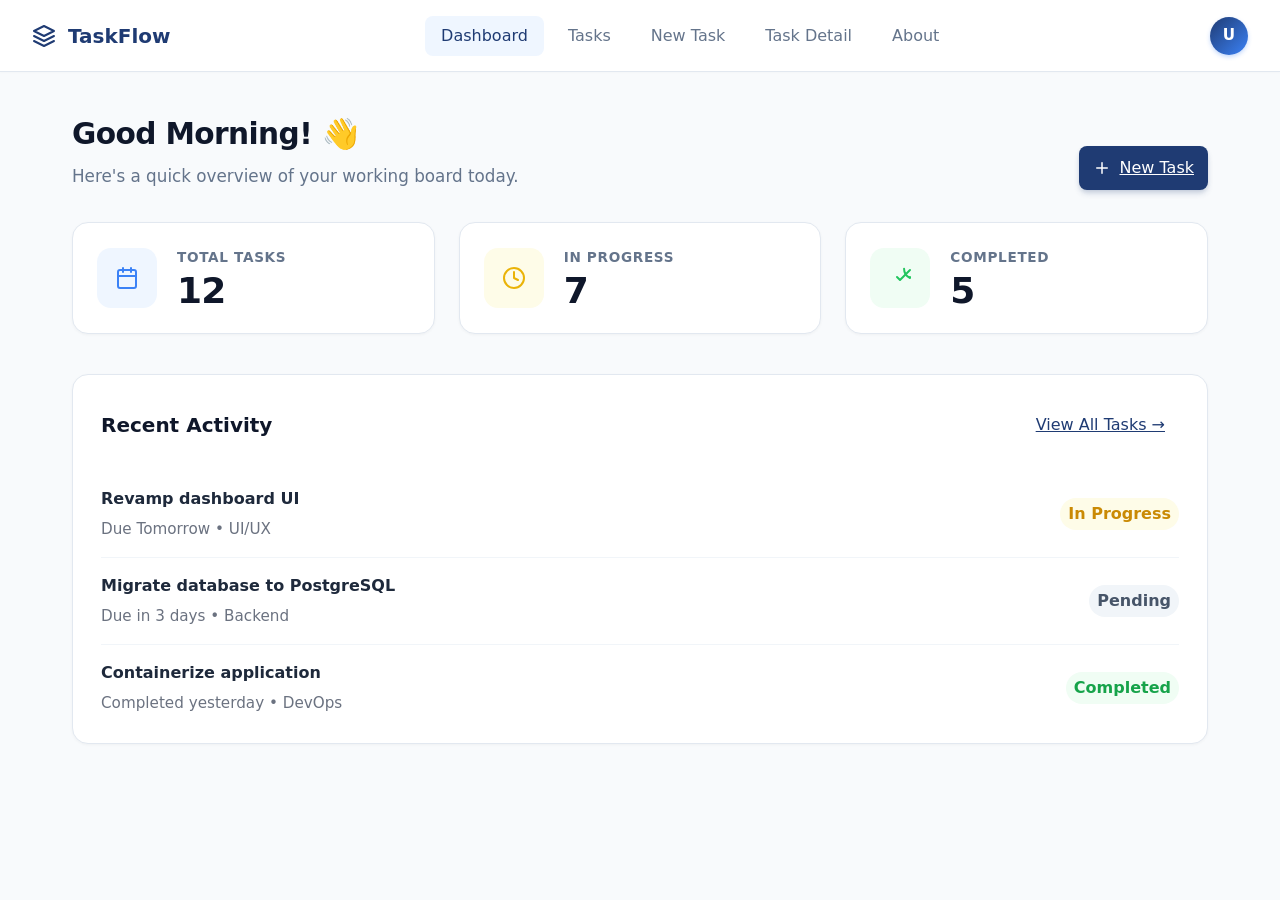
<file: index.html>
<!DOCTYPE html>
<html lang="en">

<head>
    <meta charset="UTF-8">
    <title>TaskFlow - Dashboard</title>
    <link rel="stylesheet" href="style.css">
</head>

<body class="dashboard-body">
    <nav class="top-nav">
        <div class="brand">
            <svg width="24" height="24" viewBox="0 0 24 24" fill="none" stroke="currentColor" stroke-width="2"
                stroke-linecap="round" stroke-linejoin="round">
                <path d="M12 2L2 7l10 5 10-5-10-5zM2 17l10 5 10-5M2 12l10 5 10-5" />
            </svg>
            <span>TaskFlow</span>
        </div>
        <div class="nav-links">
            <a href="index.html" class="active">Dashboard</a>
            <a href="task-list.html">Tasks</a>
            <a href="add-task.html">New Task</a>
            <a href="task-detail.html">Task Detail</a>
            <a href="about.html">About</a>
        </div>
        <div class="user-profile">
            <div class="avatar" title="User Profile">U</div>
        </div>
    </nav>

    <main class="dashboard-main">
        <header class="dashboard-header">
            <div class="header-content">
                <h1>Good Morning! 👋</h1>
                <p>Here's a quick overview of your working board today.</p>
            </div>
            <a href="add-task.html" class="btn btn-primary shadow-btn">
                <svg width="18" height="18" viewBox="0 0 24 24" fill="none" stroke="currentColor" stroke-width="2"
                    stroke-linecap="round" stroke-linejoin="round">
                    <line x1="12" y1="5" x2="12" y2="19"></line>
                    <line x1="5" y1="12" x2="19" y2="12"></line>
                </svg>
                New Task
            </a>
        </header>

        <section class="stats-grid">
            <div class="stat-card">
                <div class="stat-icon" style="background:#eff6ff; color:#3b82f6;">
                    <svg width="24" height="24" viewBox="0 0 24 24" fill="none" stroke="currentColor" stroke-width="2"
                        stroke-linecap="round" stroke-linejoin="round">
                        <rect x="3" y="4" width="18" height="18" rx="2" ry="2"></rect>
                        <line x1="16" y1="2" x2="16" y2="6"></line>
                        <line x1="8" y1="2" x2="8" y2="6"></line>
                        <line x1="3" y1="10" x2="21" y2="10"></line>
                    </svg>
                </div>
                <div class="stat-details">
                    <h3>Total Tasks</h3>
                    <div class="stat-value">12</div>
                </div>
            </div>

            <div class="stat-card">
                <div class="stat-icon" style="background:#fefce8; color:#eab308;">
                    <svg width="24" height="24" viewBox="0 0 24 24" fill="none" stroke="currentColor" stroke-width="2"
                        stroke-linecap="round" stroke-linejoin="round">
                        <circle cx="12" cy="12" r="10"></circle>
                        <polyline points="12 6 12 12 16 14"></polyline>
                    </svg>
                </div>
                <div class="stat-details">
                    <h3>In Progress</h3>
                    <div class="stat-value">7</div>
                </div>
            </div>

            <div class="stat-card">
                <div class="stat-icon" style="background:#f0fdf4; color:#22c55e;">
                    <svg width="24" height="24" viewBox="0 0 24 24" fill="none" stroke="currentColor" stroke-width="2"
                        stroke-linecap="round" stroke-linejoin="round">
                        <path d="M22 11.08V12a10 10 10 0 1-5.93-9.14"></path>
                        <polyline points="22 4 12 14.01 9 11.01"></polyline>
                    </svg>
                </div>
                <div class="stat-details">
                    <h3>Completed</h3>
                    <div class="stat-value">5</div>
                </div>
            </div>
        </section>

        <section class="recent-activity">
            <div class="section-header">
                <h2>Recent Activity</h2>
                <a href="task-list.html" class="btn btn-ghost">View All Tasks &rarr;</a>
            </div>
            <div class="activity-list">
                <div class="activity-item">
                    <div class="activity-info">
                        <h4>Revamp dashboard UI</h4>
                        <span class="muted">Due Tomorrow &bull; UI/UX</span>
                    </div>
                    <span class="badge in-progress-badge">In Progress</span>
                </div>
                <div class="activity-item">
                    <div class="activity-info">
                        <h4>Migrate database to PostgreSQL</h4>
                        <span class="muted">Due in 3 days &bull; Backend</span>
                    </div>
                    <span class="badge pending-badge">Pending</span>
                </div>
                <div class="activity-item">
                    <div class="activity-info">
                        <h4>Containerize application</h4>
                        <span class="muted">Completed yesterday &bull; DevOps</span>
                    </div>
                    <span class="badge completed-badge">Completed</span>
                </div>
            </div>
        </section>
    </main>
</body>

</html>
</file>
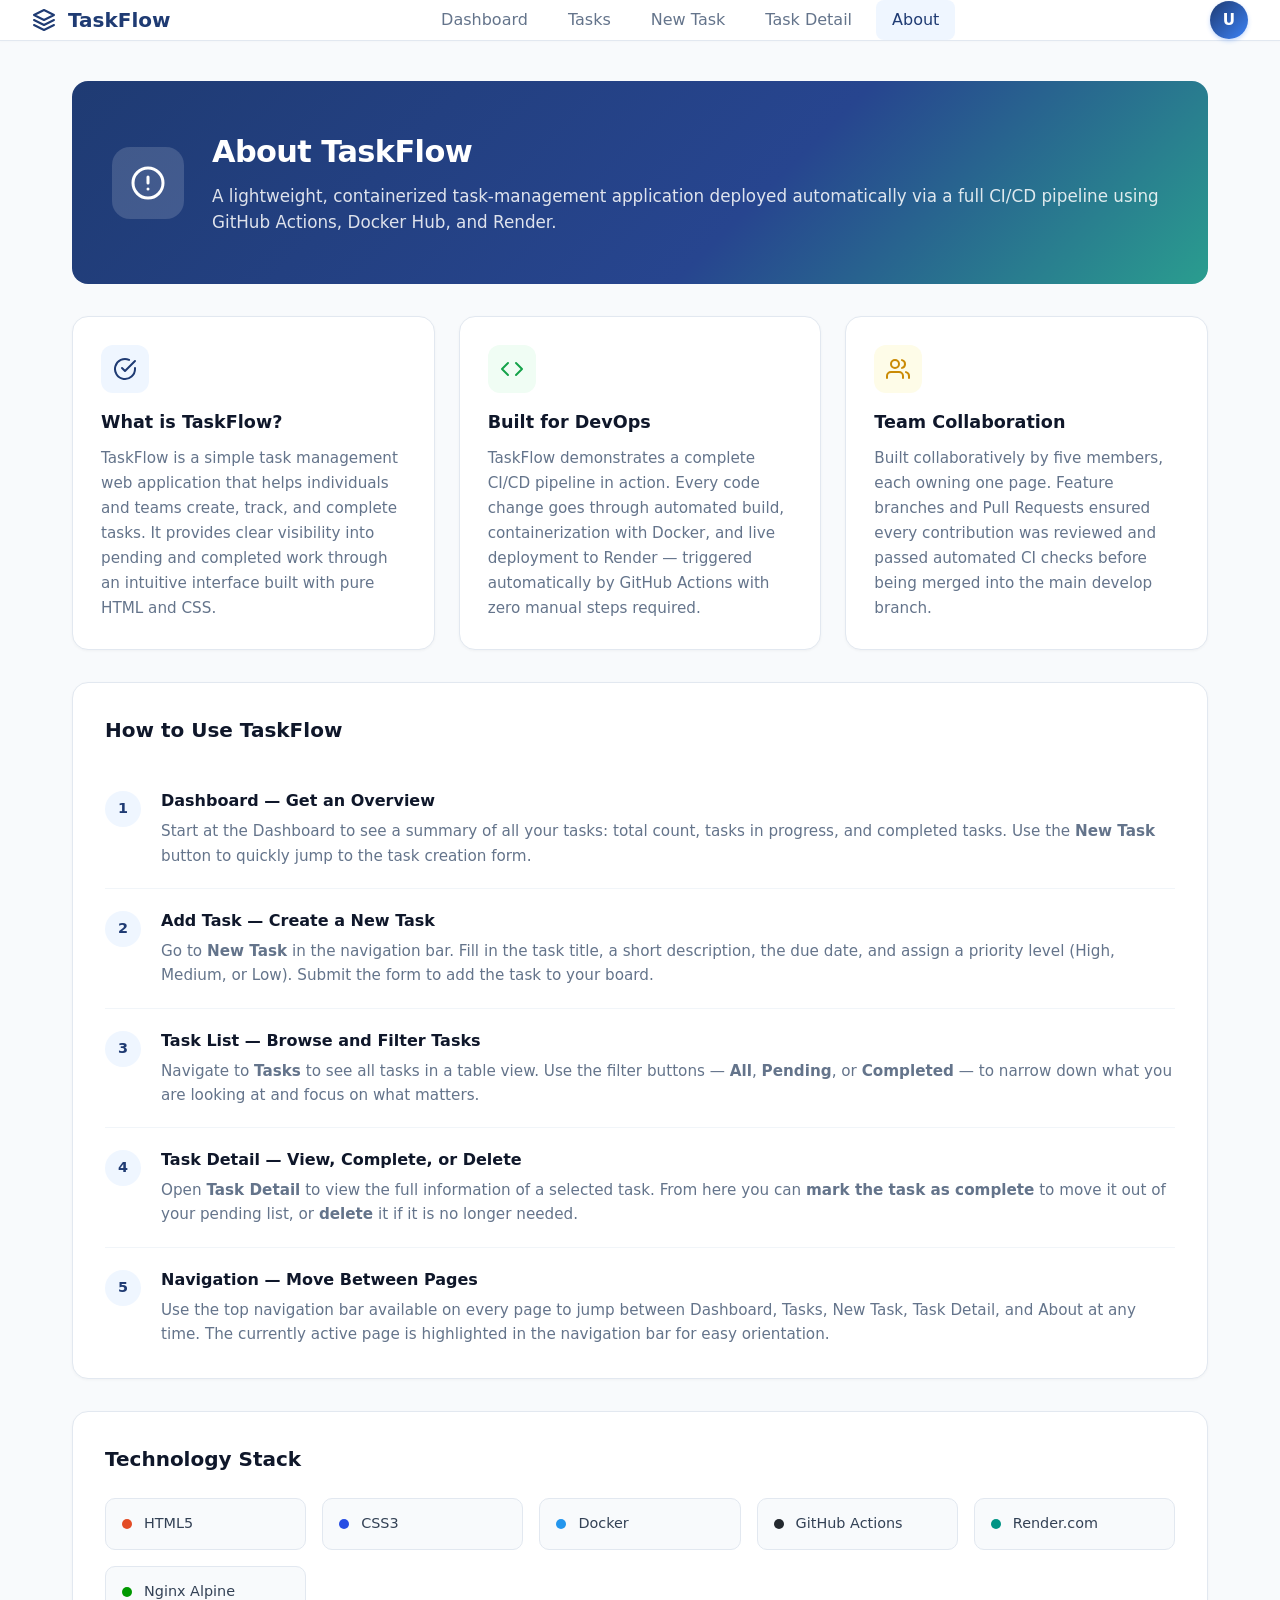
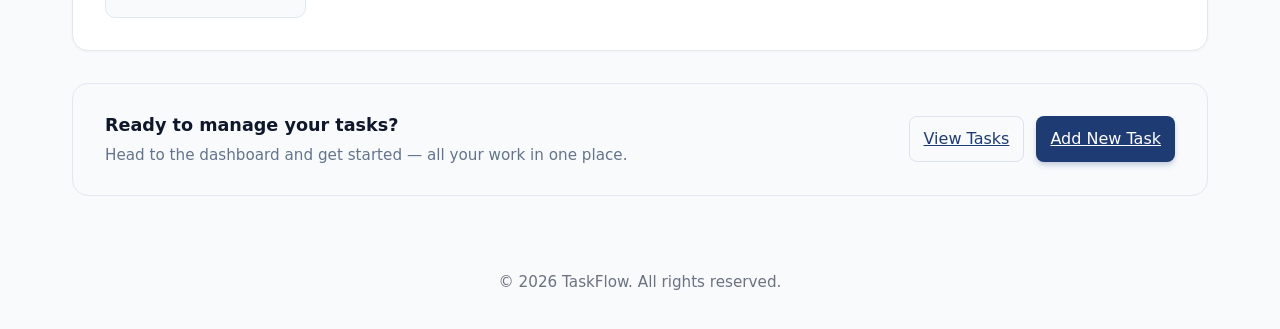
<file: about.html>
<!DOCTYPE html>
<html lang="en">

<head>
    <meta charset="UTF-8">
    <meta name="viewport" content="width=device-width, initial-scale=1.0">
    <title>About - TaskFlow</title>
    <link rel="stylesheet" href="style.css">
    <style>
        .about-hero {
            background: linear-gradient(135deg, #1f3b73 0%, #27458f 60%, #2a9d8f 100%);
            border-radius: 16px;
            padding: 48px 40px;
            color: white;
            margin-bottom: 32px;
            display: flex;
            align-items: center;
            gap: 28px;
        }

        .about-hero-icon {
            width: 72px;
            height: 72px;
            background: rgba(255, 255, 255, 0.15);
            border-radius: 18px;
            display: flex;
            align-items: center;
            justify-content: center;
            flex-shrink: 0;
        }

        .about-hero h1 {
            margin: 0 0 8px 0;
            font-size: 1.9rem;
            letter-spacing: -0.02em;
        }

        .about-hero p {
            margin: 0;
            opacity: 0.85;
            font-size: 1.05rem;
            line-height: 1.6;
        }

        .about-grid {
            display: grid;
            grid-template-columns: repeat(auto-fit, minmax(300px, 1fr));
            gap: 24px;
            margin-bottom: 32px;
        }

        .about-card {
            background: #ffffff;
            border-radius: 16px;
            padding: 28px;
            border: 1px solid #e2e8f0;
            box-shadow: 0 1px 3px rgba(0, 0, 0, 0.04);
            transition: transform 0.2s ease, box-shadow 0.2s ease;
        }

        .about-card:hover {
            transform: translateY(-4px);
            box-shadow: 0 12px 20px -3px rgba(0, 0, 0, 0.08);
            border-color: #cbd5e1;
        }

        .about-card-icon {
            width: 48px;
            height: 48px;
            border-radius: 12px;
            display: flex;
            align-items: center;
            justify-content: center;
            margin-bottom: 16px;
        }

        .about-card h3 {
            margin: 0 0 10px 0;
            font-size: 1.1rem;
            color: #0f172a;
            font-weight: 600;
        }

        .about-card p {
            margin: 0;
            color: #64748b;
            line-height: 1.65;
            font-size: 0.95rem;
        }

        .guide-section {
            background: #ffffff;
            border-radius: 16px;
            padding: 32px;
            border: 1px solid #e2e8f0;
            box-shadow: 0 1px 3px rgba(0, 0, 0, 0.04);
            margin-bottom: 32px;
        }

        .guide-section h2 {
            margin: 0 0 24px 0;
            font-size: 1.25rem;
            color: #0f172a;
            font-weight: 600;
        }

        .guide-steps {
            display: flex;
            flex-direction: column;
            gap: 0;
        }

        .guide-step {
            display: flex;
            gap: 20px;
            padding: 20px 0;
            border-bottom: 1px solid #f1f5f9;
            align-items: flex-start;
        }

        .guide-step:last-child {
            border-bottom: none;
            padding-bottom: 0;
        }

        .step-number {
            width: 36px;
            height: 36px;
            background: #eff6ff;
            color: #1f3b73;
            border-radius: 50%;
            display: flex;
            align-items: center;
            justify-content: center;
            font-weight: 700;
            font-size: 0.9rem;
            flex-shrink: 0;
            margin-top: 2px;
        }

        .step-content h4 {
            margin: 0 0 6px 0;
            color: #0f172a;
            font-size: 1rem;
            font-weight: 600;
        }

        .step-content p {
            margin: 0;
            color: #64748b;
            font-size: 0.95rem;
            line-height: 1.6;
        }

        .tech-stack {
            background: #ffffff;
            border-radius: 16px;
            padding: 32px;
            border: 1px solid #e2e8f0;
            box-shadow: 0 1px 3px rgba(0, 0, 0, 0.04);
            margin-bottom: 32px;
        }

        .tech-stack h2 {
            margin: 0 0 24px 0;
            font-size: 1.25rem;
            color: #0f172a;
            font-weight: 600;
        }

        .tech-grid {
            display: grid;
            grid-template-columns: repeat(auto-fit, minmax(180px, 1fr));
            gap: 16px;
        }

        .tech-item {
            display: flex;
            align-items: center;
            gap: 12px;
            padding: 14px 16px;
            background: #f8fafc;
            border-radius: 10px;
            border: 1px solid #e2e8f0;
        }

        .tech-dot {
            width: 10px;
            height: 10px;
            border-radius: 50%;
            flex-shrink: 0;
        }

        .tech-item span {
            font-size: 0.9rem;
            color: #334155;
            font-weight: 500;
        }

        .cta-bar {
            background: #f8fafc;
            border-radius: 16px;
            padding: 28px 32px;
            border: 1px solid #e2e8f0;
            display: flex;
            align-items: center;
            justify-content: space-between;
            gap: 20px;
        }

        .cta-bar h3 {
            margin: 0 0 6px 0;
            color: #0f172a;
            font-size: 1.1rem;
        }

        .cta-bar p {
            margin: 0;
            color: #64748b;
            font-size: 0.95rem;
        }

        .cta-buttons {
            display: flex;
            gap: 12px;
            flex-shrink: 0;
        }

        @media (max-width: 640px) {
            .about-hero {
                flex-direction: column;
                padding: 32px 24px;
                text-align: center;
            }

            .cta-bar {
                flex-direction: column;
                text-align: center;
            }
        }
    </style>
</head>

<body class="dashboard-body">

    <!-- Top Navigation -->
    <nav class="top-nav">
        <div class="brand">
            <svg width="24" height="24" viewBox="0 0 24 24" fill="none" stroke="currentColor" stroke-width="2"
                stroke-linecap="round" stroke-linejoin="round">
                <path d="M12 2L2 7l10 5 10-5-10-5zM2 17l10 5 10-5M2 12l10 5 10-5" />
            </svg>
            <span>TaskFlow</span>
        </div>
        <div class="nav-links">
            <a href="index.html">Dashboard</a>
            <a href="task-list.html">Tasks</a>
            <a href="add-task.html">New Task</a>
            <a href="task-detail.html">Task Detail</a>
            <a href="about.html" class="active">About</a>
        </div>
        <div class="user-profile">
            <div class="avatar" title="User Profile">U</div>
        </div>
    </nav>

    <main class="dashboard-main">

        <!-- Hero Section -->
        <div class="about-hero">
            <div class="about-hero-icon">
                <svg width="36" height="36" viewBox="0 0 24 24" fill="none" stroke="white" stroke-width="2"
                    stroke-linecap="round" stroke-linejoin="round">
                    <circle cx="12" cy="12" r="10"></circle>
                    <line x1="12" y1="8" x2="12" y2="12"></line>
                    <line x1="12" y1="16" x2="12.01" y2="16"></line>
                </svg>
            </div>
            <div>
                <h1>About TaskFlow</h1>
                <p>A lightweight, containerized task-management application deployed automatically via a full CI/CD
                    pipeline using GitHub Actions, Docker Hub, and Render.</p>
            </div>
        </div>

        <!-- Feature Cards -->
        <div class="about-grid">
            <div class="about-card">
                <div class="about-card-icon" style="background:#eff6ff;">
                    <svg width="24" height="24" viewBox="0 0 24 24" fill="none" stroke="#1f3b73" stroke-width="2"
                        stroke-linecap="round" stroke-linejoin="round">
                        <path d="M22 11.08V12a10 10 0 1 1-5.93-9.14"></path>
                        <polyline points="22 4 12 14.01 9 11.01"></polyline>
                    </svg>
                </div>
                <h3>What is TaskFlow?</h3>
                <p>TaskFlow is a simple task management web application that helps individuals and teams create, track,
                    and complete tasks. It provides clear visibility into pending and completed work through an intuitive
                    interface built with pure HTML and CSS.</p>
            </div>

            <div class="about-card">
                <div class="about-card-icon" style="background:#f0fdf4;">
                    <svg width="24" height="24" viewBox="0 0 24 24" fill="none" stroke="#16a34a" stroke-width="2"
                        stroke-linecap="round" stroke-linejoin="round">
                        <polyline points="16 18 22 12 16 6"></polyline>
                        <polyline points="8 6 2 12 8 18"></polyline>
                    </svg>
                </div>
                <h3>Built for DevOps</h3>
                <p>TaskFlow demonstrates a complete CI/CD pipeline in action. Every code change goes through automated
                    build, containerization with Docker, and live deployment to Render — triggered automatically by
                    GitHub Actions with zero manual steps required.</p>
            </div>

            <div class="about-card">
                <div class="about-card-icon" style="background:#fefce8;">
                    <svg width="24" height="24" viewBox="0 0 24 24" fill="none" stroke="#ca8a04" stroke-width="2"
                        stroke-linecap="round" stroke-linejoin="round">
                        <path d="M17 21v-2a4 4 0 0 0-4-4H5a4 4 0 0 0-4 4v2"></path>
                        <circle cx="9" cy="7" r="4"></circle>
                        <path d="M23 21v-2a4 4 0 0 0-3-3.87"></path>
                        <path d="M16 3.13a4 4 0 0 1 0 7.75"></path>
                    </svg>
                </div>
                <h3>Team Collaboration</h3>
                <p>Built collaboratively by five members, each owning one page. Feature branches and Pull Requests
                    ensured every contribution was reviewed and passed automated CI checks before being merged into
                    the main develop branch.</p>
            </div>
        </div>

        <!-- Usage Guide -->
        <div class="guide-section">
            <h2>How to Use TaskFlow</h2>
            <div class="guide-steps">
                <div class="guide-step">
                    <div class="step-number">1</div>
                    <div class="step-content">
                        <h4>Dashboard &mdash; Get an Overview</h4>
                        <p>Start at the Dashboard to see a summary of all your tasks: total count, tasks in progress,
                            and completed tasks. Use the <strong>New Task</strong> button to quickly jump to the task
                            creation form.</p>
                    </div>
                </div>
                <div class="guide-step">
                    <div class="step-number">2</div>
                    <div class="step-content">
                        <h4>Add Task &mdash; Create a New Task</h4>
                        <p>Go to <strong>New Task</strong> in the navigation bar. Fill in the task title, a short
                            description, the due date, and assign a priority level (High, Medium, or Low). Submit the
                            form to add the task to your board.</p>
                    </div>
                </div>
                <div class="guide-step">
                    <div class="step-number">3</div>
                    <div class="step-content">
                        <h4>Task List &mdash; Browse and Filter Tasks</h4>
                        <p>Navigate to <strong>Tasks</strong> to see all tasks in a table view. Use the filter buttons
                            &mdash; <strong>All</strong>, <strong>Pending</strong>, or <strong>Completed</strong>
                            &mdash; to narrow down what you are looking at and focus on what matters.</p>
                    </div>
                </div>
                <div class="guide-step">
                    <div class="step-number">4</div>
                    <div class="step-content">
                        <h4>Task Detail &mdash; View, Complete, or Delete</h4>
                        <p>Open <strong>Task Detail</strong> to view the full information of a selected task. From
                            here you can <strong>mark the task as complete</strong> to move it out of your pending
                            list, or <strong>delete</strong> it if it is no longer needed.</p>
                    </div>
                </div>
                <div class="guide-step">
                    <div class="step-number">5</div>
                    <div class="step-content">
                        <h4>Navigation &mdash; Move Between Pages</h4>
                        <p>Use the top navigation bar available on every page to jump between Dashboard, Tasks,
                            New Task, Task Detail, and About at any time. The currently active page is highlighted
                            in the navigation bar for easy orientation.</p>
                    </div>
                </div>
            </div>
        </div>

        <!-- Tech Stack -->
        <div class="tech-stack">
            <h2>Technology Stack</h2>
            <div class="tech-grid">
                <div class="tech-item">
                    <div class="tech-dot" style="background:#e34c26;"></div>
                    <span>HTML5</span>
                </div>
                <div class="tech-item">
                    <div class="tech-dot" style="background:#264de4;"></div>
                    <span>CSS3</span>
                </div>
                <div class="tech-item">
                    <div class="tech-dot" style="background:#2496ed;"></div>
                    <span>Docker</span>
                </div>
                <div class="tech-item">
                    <div class="tech-dot" style="background:#24292f;"></div>
                    <span>GitHub Actions</span>
                </div>
                <div class="tech-item">
                    <div class="tech-dot" style="background:#009485;"></div>
                    <span>Render.com</span>
                </div>
                <div class="tech-item">
                    <div class="tech-dot" style="background:#009900;"></div>
                    <span>Nginx Alpine</span>
                </div>
            </div>
        </div>

        <!-- CTA Bar -->
        <div class="cta-bar">
            <div>
                <h3>Ready to manage your tasks?</h3>
                <p>Head to the dashboard and get started &mdash; all your work in one place.</p>
            </div>
            <div class="cta-buttons">
                <a href="task-list.html" class="btn btn-outline">View Tasks</a>
                <a href="add-task.html" class="btn btn-primary shadow-btn">Add New Task</a>
            </div>
        </div>

    </main>

    <footer>
        <p>&copy; 2026 TaskFlow. All rights reserved.</p>
    </footer>

</body>

</html>
</file>
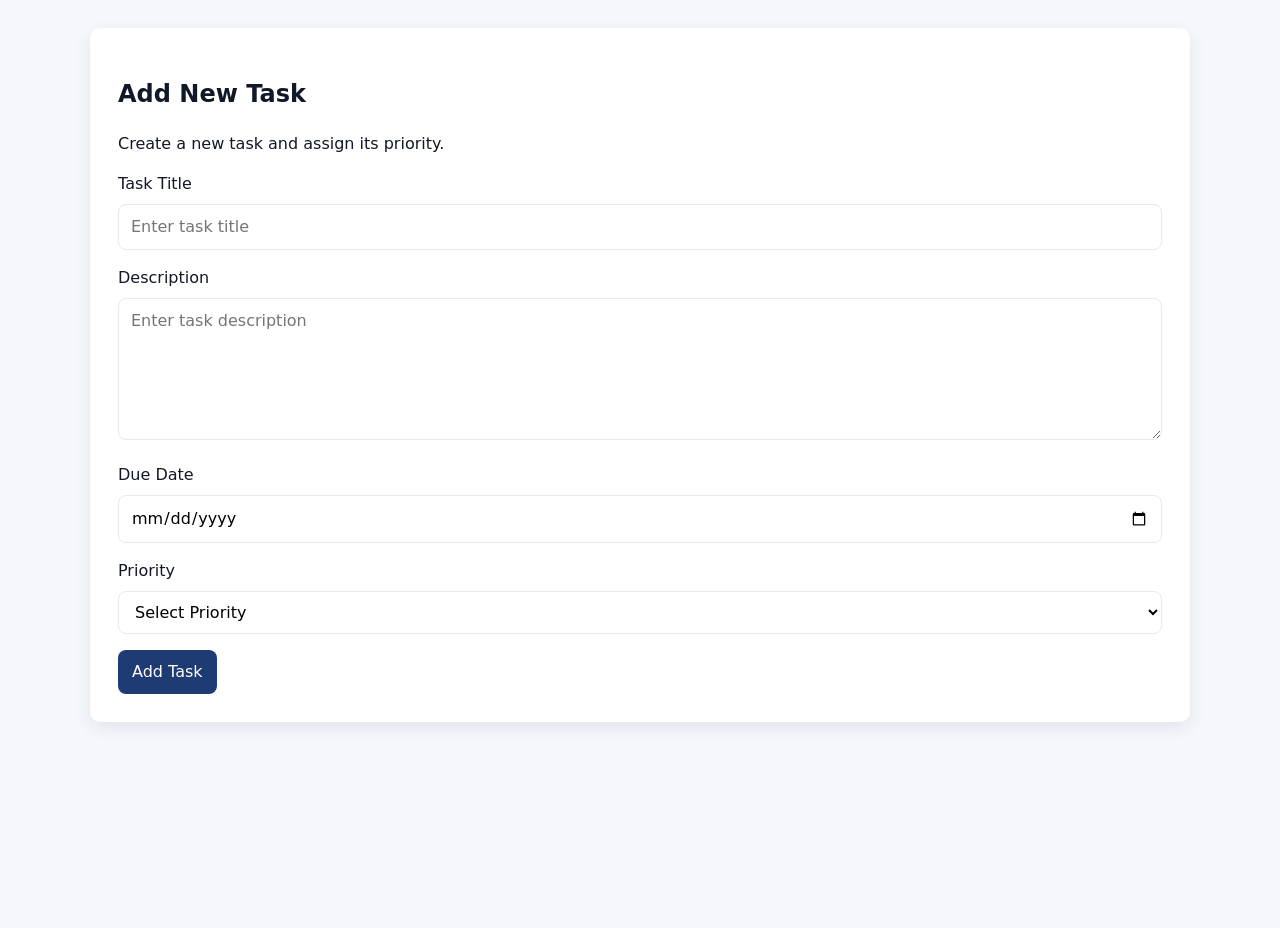
<file: add-task.html>
<!DOCTYPE html>
<html lang="en">
<head>
    <meta charset="UTF-8">
    <meta name="viewport" content="width=device-width, initial-scale=1.0">
    <title>Add Task - TaskFlow</title>

    <link rel="stylesheet" href="style.css">
</head>
<body>

    <main class="container">
        <section class="page-header">
            <h1>Add New Task</h1>
            <p>Create a new task and assign its priority.</p>
        </section>

        <section class="task-form-section">
            <form id="addTaskForm">

                <div class="form-group">
                    <label for="title">Task Title</label>
                    <input
                        type="text"
                        id="title"
                        name="title"
                        placeholder="Enter task title"
                        required
                    >
                </div>

                <div class="form-group">
                    <label for="description">Description</label>
                    <textarea
                        id="description"
                        name="description"
                        rows="5"
                        placeholder="Enter task description"
                        required
                    ></textarea>
                </div>

                <div class="form-group">
                    <label for="dueDate">Due Date</label>
                    <input
                        type="date"
                        id="dueDate"
                        name="dueDate"
                        required
                    >
                </div>

                <div class="form-group">
                    <label for="priority">Priority</label>
                    <select id="priority" name="priority" required>
                        <option value="">Select Priority</option>
                        <option value="High">High</option>
                        <option value="Medium">Medium</option>
                        <option value="Low">Low</option>
                    </select>
                </div>

                <div class="form-actions">
                    <button type="submit" class="btn btn-primary">
                        Add Task
                    </button>
                </div>

            </form>
        </section>
    </main>

</body>
</html>
</file>
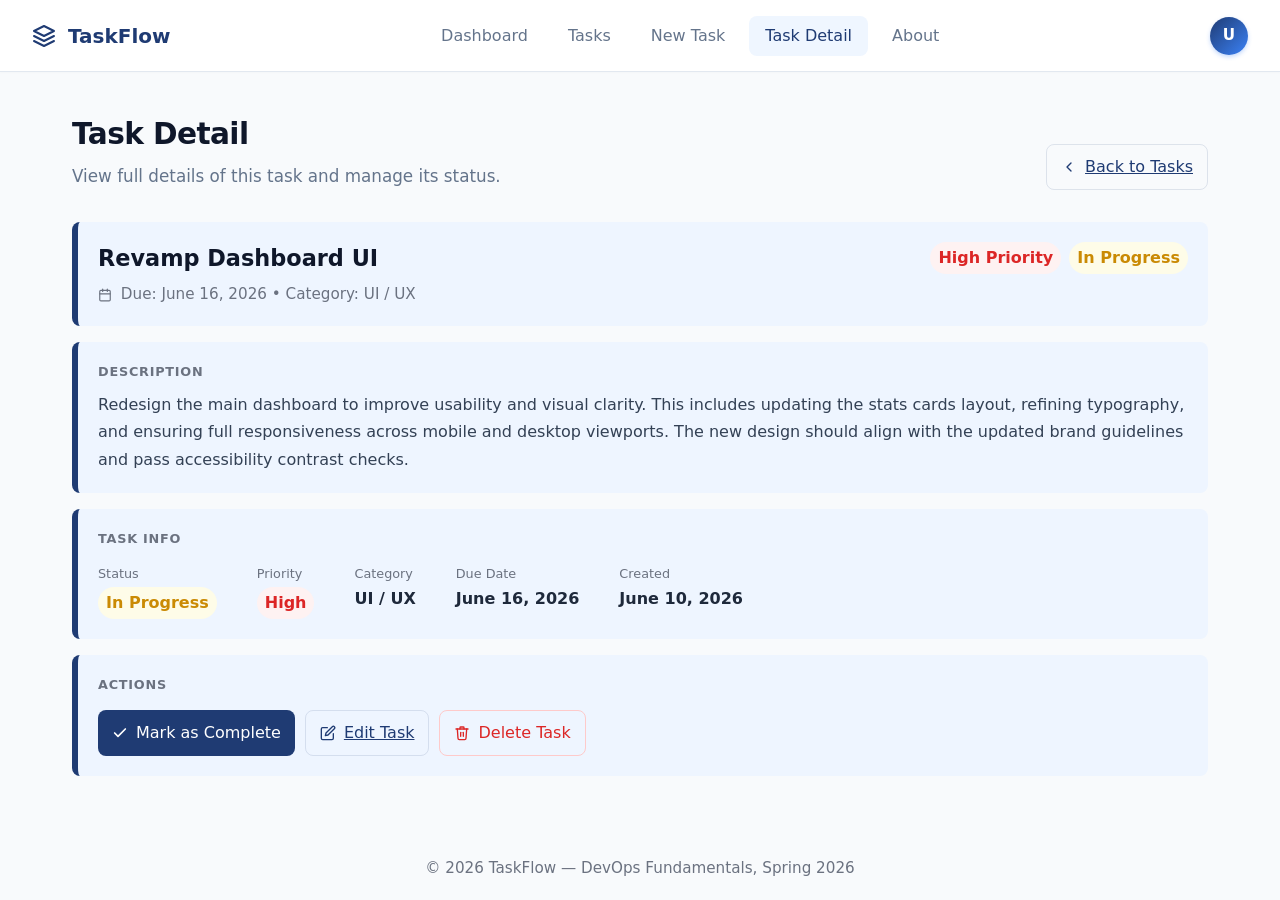
<file: task-detail.html>
<!DOCTYPE html>
<html lang="en">

<head>
    <meta charset="UTF-8">
    <meta name="viewport" content="width=device-width, initial-scale=1.0">
    <title>Task Detail</title>
    <link rel="stylesheet" href="style.css">
</head>

<body class="dashboard-body">

    <!-- Navigation -->
    <nav class="top-nav">
        <div class="brand">
            <svg width="24" height="24" viewBox="0 0 24 24" fill="none" stroke="currentColor" stroke-width="2"
                stroke-linecap="round" stroke-linejoin="round">
                <path d="M12 2L2 7l10 5 10-5-10-5zM2 17l10 5 10-5M2 12l10 5 10-5" />
            </svg>
            <span>TaskFlow</span>
        </div>
        <div class="nav-links">
            <a href="index.html">Dashboard</a>
            <a href="task-list.html">Tasks</a>
            <a href="add-task.html">New Task</a>
            <a href="task-detail.html" class="active">Task Detail</a>
            <a href="about.html">About</a>
        </div>
        <div class="user-profile">
            <div class="avatar" title="User Profile">U</div>
        </div>
    </nav>

    <!-- Main Content -->
    <main class="dashboard-main">

        <!-- Page Header -->
        <div class="dashboard-header">
            <div class="header-content">
                <h1>Task Detail</h1>
                <p>View full details of this task and manage its status.</p>
            </div>
            <a href="task-list.html" class="btn btn-outline">
                <svg width="16" height="16" viewBox="0 0 24 24" fill="none" stroke="currentColor" stroke-width="2"
                    stroke-linecap="round" stroke-linejoin="round">
                    <polyline points="15 18 9 12 15 6"></polyline>
                </svg>
                Back to Tasks
            </a>
        </div>

        <!-- Task Title & Status -->
        <div class="card">
            <div class="flex" style="justify-content: space-between; align-items: flex-start; flex-wrap: wrap; gap: 12px;">
                <div>
                    <h2 style="margin: 0 0 8px 0; font-size: 1.4rem; color: #0f172a;">Revamp Dashboard UI</h2>
                    <p class="muted" style="margin: 0;">
                        <svg width="14" height="14" viewBox="0 0 24 24" fill="none" stroke="currentColor"
                            stroke-width="2" stroke-linecap="round" stroke-linejoin="round"
                            style="display: inline; vertical-align: middle; margin-right: 4px;">
                            <rect x="3" y="4" width="18" height="18" rx="2" ry="2"></rect>
                            <line x1="16" y1="2" x2="16" y2="6"></line>
                            <line x1="8" y1="2" x2="8" y2="6"></line>
                            <line x1="3" y1="10" x2="21" y2="10"></line>
                        </svg>
                        Due: June 16, 2026 &bull; Category: UI / UX
                    </p>
                </div>
                <div class="flex" style="gap: 8px; align-items: center; flex-wrap: wrap;">
                    <span class="badge" style="background: #fef2f2; color: #dc2626;">High Priority</span>
                    <span class="badge in-progress-badge" id="statusBadge">In Progress</span>
                </div>
            </div>
        </div>

        <!-- Description -->
        <div class="card">
            <h3 style="margin: 0 0 10px 0; font-size: 0.8rem; font-weight: 600; text-transform: uppercase;
                letter-spacing: 0.06em; color: var(--muted);">Description</h3>
            <p style="margin: 0; color: #334155; line-height: 1.7;">
                Redesign the main dashboard to improve usability and visual clarity. This includes updating the
                stats cards layout, refining typography, and ensuring full responsiveness across mobile and
                desktop viewports. The new design should align with the updated brand guidelines and pass
                accessibility contrast checks.
            </p>
        </div>

        <!-- Task Info -->
        <div class="card">
            <h3 style="margin: 0 0 16px 0; font-size: 0.8rem; font-weight: 600; text-transform: uppercase;
                letter-spacing: 0.06em; color: var(--muted);">Task Info</h3>
            <div class="stack">
                <div class="flex" style="gap: 40px; flex-wrap: wrap;">
                    <div>
                        <p class="muted" style="margin: 0 0 4px 0; font-size: 0.8rem;">Status</p>
                        <span class="badge in-progress-badge" id="statusInfoBadge">In Progress</span>
                    </div>
                    <div>
                        <p class="muted" style="margin: 0 0 4px 0; font-size: 0.8rem;">Priority</p>
                        <span class="badge" style="background: #fef2f2; color: #dc2626;">High</span>
                    </div>
                    <div>
                        <p class="muted" style="margin: 0 0 4px 0; font-size: 0.8rem;">Category</p>
                        <p style="margin: 0; font-weight: 600; color: #1e293b;">UI / UX</p>
                    </div>
                    <div>
                        <p class="muted" style="margin: 0 0 4px 0; font-size: 0.8rem;">Due Date</p>
                        <p style="margin: 0; font-weight: 600; color: #1e293b;">June 16, 2026</p>
                    </div>
                    <div>
                        <p class="muted" style="margin: 0 0 4px 0; font-size: 0.8rem;">Created</p>
                        <p style="margin: 0; font-weight: 600; color: #1e293b;">June 10, 2026</p>
                    </div>
                </div>
            </div>
        </div>

        <!-- Actions -->
        <div class="card">
            <h3 style="margin: 0 0 16px 0; font-size: 0.8rem; font-weight: 600; text-transform: uppercase;
                letter-spacing: 0.06em; color: var(--muted);">Actions</h3>
            <div class="flex" style="gap: 10px; flex-wrap: wrap;">
                <button class="btn btn-primary" id="completeBtn" onclick="markComplete()">
                    <svg width="16" height="16" viewBox="0 0 24 24" fill="none" stroke="currentColor"
                        stroke-width="2.5" stroke-linecap="round" stroke-linejoin="round">
                        <polyline points="20 6 9 17 4 12"></polyline>
                    </svg>
                    Mark as Complete
                </button>
                <a href="add-task.html" class="btn btn-outline">
                    <svg width="16" height="16" viewBox="0 0 24 24" fill="none" stroke="currentColor"
                        stroke-width="2" stroke-linecap="round" stroke-linejoin="round">
                        <path d="M11 4H4a2 2 0 0 0-2 2v14a2 2 0 0 0 2 2h14a2 2 0 0 0 2-2v-7"></path>
                        <path d="M18.5 2.5a2.121 2.121 0 0 1 3 3L12 15l-4 1 1-4 9.5-9.5z"></path>
                    </svg>
                    Edit Task
                </a>
                <button class="btn btn-outline" onclick="openDeleteConfirm()"
                    style="color: #dc2626; border-color: #fecaca;">
                    <svg width="16" height="16" viewBox="0 0 24 24" fill="none" stroke="currentColor"
                        stroke-width="2" stroke-linecap="round" stroke-linejoin="round">
                        <polyline points="3 6 5 6 21 6"></polyline>
                        <path d="M19 6l-1 14a2 2 0 0 1-2 2H8a2 2 0 0 1-2-2L5 6"></path>
                        <path d="M10 11v6"></path>
                        <path d="M14 11v6"></path>
                        <path d="M9 6V4a1 1 0 0 1 1-1h4a1 1 0 0 1 1 1v2"></path>
                    </svg>
                    Delete Task
                </button>
            </div>
            <p class="muted" id="feedbackMsg" style="margin: 14px 0 0 0; display: none;"></p>
        </div>

        <!-- Delete Confirmation (hidden by default) -->
        <div class="card" id="deleteConfirm" style="display: none; border-left-color: #dc2626; background: #fff5f5;">
            <h3 style="margin: 0 0 8px 0; color: #dc2626;">Delete this task?</h3>
            <p class="muted" style="margin: 0 0 16px 0;">
                This cannot be undone. <strong>"Revamp Dashboard UI"</strong> will be permanently removed.
            </p>
            <div class="flex" style="gap: 10px;">
                <button class="btn btn-primary" onclick="confirmDelete()" style="background: #dc2626;">
                    Yes, Delete
                </button>
                <button class="btn btn-outline" onclick="closeDeleteConfirm()">Cancel</button>
            </div>
        </div>

    </main>

    <footer>
        &copy; 2026 TaskFlow &mdash; DevOps Fundamentals, Spring 2026
    </footer>

    <script>
        function markComplete() {
            const btn = document.getElementById('completeBtn');
            const statusBadge = document.getElementById('statusBadge');
            const statusInfoBadge = document.getElementById('statusInfoBadge');
            const feedback = document.getElementById('feedbackMsg');

            btn.disabled = true;
            btn.style.opacity = '0.6';
            btn.style.cursor = 'not-allowed';

            statusBadge.className = 'badge completed-badge';
            statusBadge.textContent = 'Completed';
            statusInfoBadge.className = 'badge completed-badge';
            statusInfoBadge.textContent = 'Completed';

            feedback.style.display = 'block';
            feedback.textContent = '✓ Task has been marked as complete.';
        }

        function openDeleteConfirm() {
            document.getElementById('deleteConfirm').style.display = 'block';
            document.getElementById('deleteConfirm').scrollIntoView({ behavior: 'smooth', block: 'center' });
        }

        function closeDeleteConfirm() {
            document.getElementById('deleteConfirm').style.display = 'none';
        }

        function confirmDelete() {
            const feedback = document.getElementById('feedbackMsg');
            document.getElementById('deleteConfirm').style.display = 'none';
            feedback.style.display = 'block';
            feedback.textContent = 'Task deleted. Redirecting to task list…';
            setTimeout(() => { window.location.href = 'task-list.html'; }, 1800);
        }
    </script>

</body>

</html>
</file>
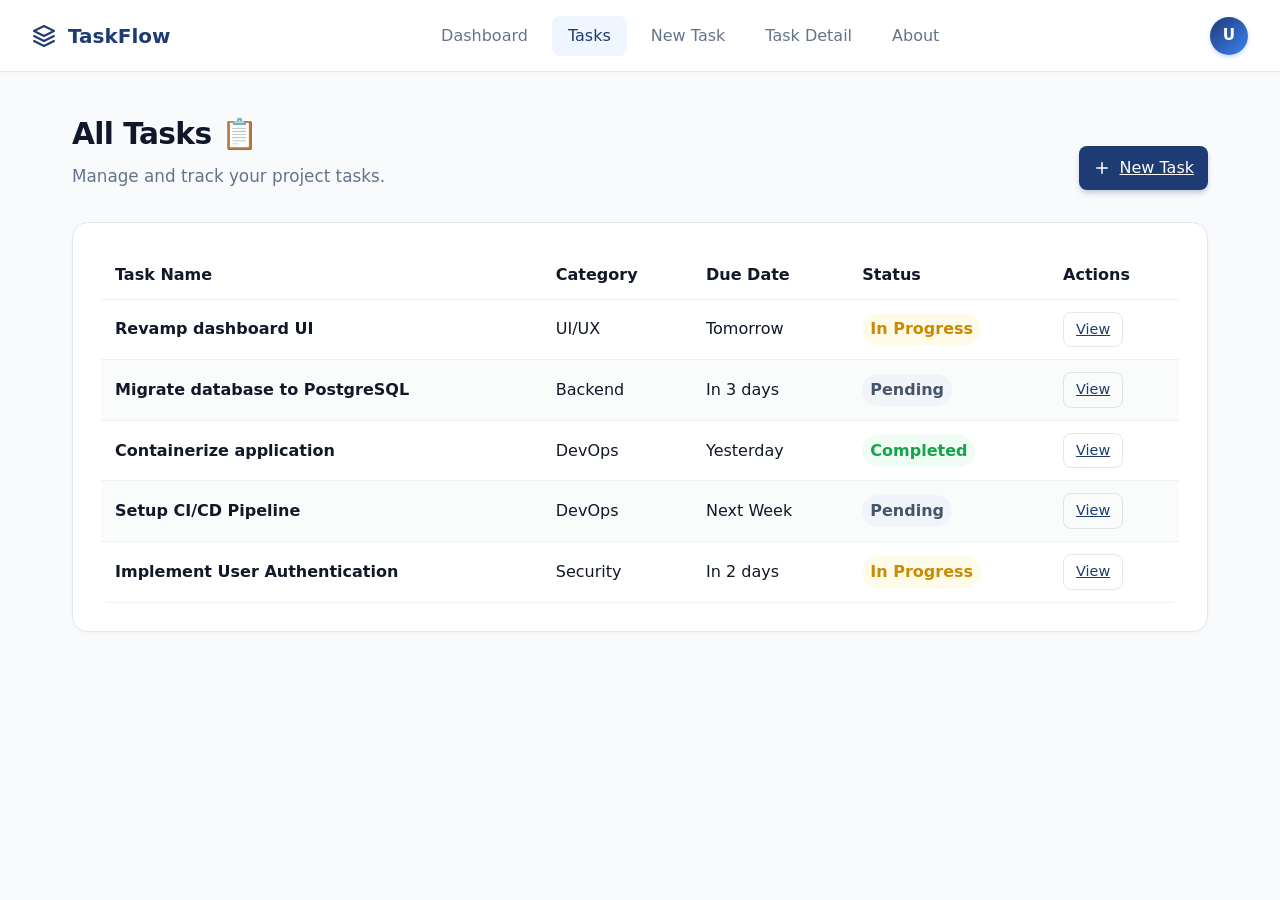
<file: task-list.html>
<!DOCTYPE html>
<html lang="en">

<head>
    <meta charset="UTF-8">
    <meta name="viewport" content="width=device-width, initial-scale=1.0">
    <title>TaskFlow - Task List</title>
    <link rel="stylesheet" href="style.css">
</head>

<body class="dashboard-body">
    <nav class="top-nav">
        <div class="brand">
            <svg width="24" height="24" viewBox="0 0 24 24" fill="none" stroke="currentColor" stroke-width="2"
                stroke-linecap="round" stroke-linejoin="round">
                <path d="M12 2L2 7l10 5 10-5-10-5zM2 17l10 5 10-5M2 12l10 5 10-5" />
            </svg>
            <span>TaskFlow</span>
        </div>
        <div class="nav-links">
            <a href="index.html">Dashboard</a>
            <a href="task-list.html" class="active">Tasks</a>
            <a href="add-task.html">New Task</a>
            <a href="task-detail.html">Task Detail</a>
            <a href="about.html">About</a>
        </div>
        <div class="user-profile">
            <div class="avatar" title="User Profile">U</div>
        </div>
    </nav>

    <main class="dashboard-main">
        <header class="dashboard-header">
            <div class="header-content">
                <h1>All Tasks 📋</h1>
                <p>Manage and track your project tasks.</p>
            </div>
            <a href="add-task.html" class="btn btn-primary shadow-btn">
                <svg width="18" height="18" viewBox="0 0 24 24" fill="none" stroke="currentColor" stroke-width="2"
                    stroke-linecap="round" stroke-linejoin="round">
                    <line x1="12" y1="5" x2="12" y2="19"></line>
                    <line x1="5" y1="12" x2="19" y2="12"></line>
                </svg>
                New Task
            </a>
        </header>

        <section class="recent-activity">
            <div class="table-wrap">
                <table>
                    <thead>
                        <tr>
                            <th>Task Name</th>
                            <th>Category</th>
                            <th>Due Date</th>
                            <th>Status</th>
                            <th>Actions</th>
                        </tr>
                    </thead>
                    <tbody>
                        <tr>
                            <td><strong>Revamp dashboard UI</strong></td>
                            <td>UI/UX</td>
                            <td>Tomorrow</td>
                            <td><span class="badge in-progress-badge">In Progress</span></td>
                            <td><a href="task-detail.html" class="btn btn-outline"
                                    style="padding: 6px 12px; font-size: 0.9em;">View</a></td>
                        </tr>
                        <tr>
                            <td><strong>Migrate database to PostgreSQL</strong></td>
                            <td>Backend</td>
                            <td>In 3 days</td>
                            <td><span class="badge pending-badge">Pending</span></td>
                            <td><a href="task-detail.html" class="btn btn-outline"
                                    style="padding: 6px 12px; font-size: 0.9em;">View</a></td>
                        </tr>
                        <tr>
                            <td><strong>Containerize application</strong></td>
                            <td>DevOps</td>
                            <td>Yesterday</td>
                            <td><span class="badge completed-badge">Completed</span></td>
                            <td><a href="task-detail.html" class="btn btn-outline"
                                    style="padding: 6px 12px; font-size: 0.9em;">View</a></td>
                        </tr>
                        <tr>
                            <td><strong>Setup CI/CD Pipeline</strong></td>
                            <td>DevOps</td>
                            <td>Next Week</td>
                            <td><span class="badge pending-badge">Pending</span></td>
                            <td><a href="task-detail.html" class="btn btn-outline"
                                    style="padding: 6px 12px; font-size: 0.9em;">View</a></td>
                        </tr>
                        <tr>
                            <td><strong>Implement User Authentication</strong></td>
                            <td>Security</td>
                            <td>In 2 days</td>
                            <td><span class="badge in-progress-badge">In Progress</span></td>
                            <td><a href="task-detail.html" class="btn btn-outline"
                                    style="padding: 6px 12px; font-size: 0.9em;">View</a></td>
                        </tr>
                    </tbody>
                </table>
            </div>
        </section>
    </main>
</body>

</html>
</file>
<file: style.css>
:root {
    --bg: #f4f7fb;
    --surface: #ffffff;
    --card: #eef5ff;
    --primary: #1f3b73;
    --accent: #2a9d8f;
    --muted: #6b7280;
    --radius: 10px;
    --max-width: 1100px;
    --shadow-sm: 0 2px 6px rgba(16, 24, 40, 0.06);
    --shadow-md: 0 6px 18px rgba(16, 24, 40, 0.08);
}

/* Basic reset */
* {
    box-sizing: border-box
}

html,
body {
    height: 100%
}

img,
video {
    max-width: 100%;
    height: auto;
    display: block
}

button,
input,
textarea,
select {
    font: inherit
}

body {
    margin: 0;
    font-family: Inter, system-ui, -apple-system, 'Segoe UI', Roboto, 'Helvetica Neue', Arial, sans-serif;
    background: var(--bg);
    color: #111827;
    -webkit-font-smoothing: antialiased;
    -moz-osx-font-smoothing: grayscale;
    line-height: 1.5;
}

header {
    background: linear-gradient(90deg, var(--primary), #27458f);
    color: white;
    padding: 28px 16px;
    text-align: center;
    box-shadow: var(--shadow-sm);
}

header h1 {
    margin: 0;
    font-size: 1.5rem;
    letter-spacing: 0.2px
}

nav {
    background: var(--surface);
    padding: 12px 16px;
    display: flex;
    justify-content: center;
    gap: 18px;
    align-items: center;
    box-shadow: var(--shadow-sm);
}

nav a {
    color: var(--primary);
    text-decoration: none;
    font-weight: 600;
    padding: 8px 10px;
    border-radius: 6px;
}

nav a:hover,
nav a:focus {
    background: rgba(31, 59, 115, 0.06);
    outline: none
}

.container {
    max-width: var(--max-width);
    margin: 28px auto;
    background: var(--surface);
    padding: 28px;
    border-radius: var(--radius);
    box-shadow: var(--shadow-md);
}

.card {
    padding: 20px;
    margin: 16px 0;
    background: var(--card);
    border-left: 6px solid var(--primary);
    border-radius: 8px;
    transition: transform .18s ease, box-shadow .18s ease;
}

.card:hover {
    transform: translateY(-3px);
    box-shadow: var(--shadow-md)
}

.muted {
    color: var(--muted);
    font-size: .95rem
}

/* Buttons */
.btn {
    display: inline-flex;
    align-items: center;
    gap: .5rem;
    padding: 10px 14px;
    border-radius: 8px;
    border: 0;
    cursor: pointer
}

.btn-primary {
    background: var(--primary);
    color: #fff
}

.btn-primary:hover {
    filter: brightness(.95)
}

.btn-outline {
    background: transparent;
    border: 1px solid rgba(31, 59, 115, 0.12);
    color: var(--primary)
}

.btn-ghost {
    background: transparent;
    color: var(--primary)
}

.btn:focus {
    outline: 3px solid rgba(31, 59, 115, 0.12);
    outline-offset: 2px
}

/* Forms */
input,
textarea,
select {
    width: 100%;
    padding: 10px 12px;
    margin: 8px 0 16px;
    border: 1px solid #e6e9ef;
    border-radius: 8px;
    background: #fff;
}

input:focus,
textarea:focus,
select:focus {
    border-color: var(--primary);
    box-shadow: 0 4px 14px rgba(31, 59, 115, 0.06);
    outline: none
}

/* Tables */
.table-wrap {
    overflow: auto;
    border-radius: 8px
}

table {
    width: 100%;
    border-collapse: collapse;
    min-width: 600px
}

thead th {
    position: sticky;
    top: 0;
    background: var(--surface);
    z-index: 1;
    padding: 12px 14px;
    text-align: left;
    font-weight: 600
}

tbody tr:nth-child(even) {
    background: rgba(34, 43, 69, 0.02)
}

th,
td {
    padding: 12px 14px;
    border-bottom: 1px solid #eef2f6
}

/* Utilities */
.flex {
    display: flex
}

.flex-center {
    display: flex;
    align-items: center;
    justify-content: center
}

.stack {
    display: flex;
    flex-direction: column;
    gap: 12px
}

.badge {
    display: inline-block;
    padding: 4px 8px;
    background: rgba(42, 157, 143, 0.12);
    color: var(--accent);
    border-radius: 999px;
    font-weight: 600
}

footer {
    text-align: center;
    padding: 20px;
    color: var(--muted);
    font-size: 0.95rem;
}

/* Responsive tweaks */
@media (max-width: 800px) {
    .container {
        margin: 18px;
        padding: 20px
    }

    nav {
        flex-wrap: wrap;
        gap: 10px
    }

    header h1 {
        font-size: 1.25rem
    }

    table {
        min-width: 0
    }
}

@media (max-width: 480px) {
    .container {
        padding: 16px;
        border-radius: 8px
    }

    .card {
        padding: 14px
    }

    nav {
        padding: 10px
    }
}

/* Accessibility helpers */
.sr-only {
    position: absolute;
    width: 1px;
    height: 1px;
    padding: 0;
    margin: -1px;
    overflow: hidden;
    clip: rect(0, 0, 0, 0);
    white-space: nowrap;
    border: 0
}

/* Small visual polish */
a {
    color: var(--primary)
}

/* ========================================= */
/* DASHBOARD MODERN REDESIGN                 */
/* ========================================= */

.dashboard-body {
    background: #f8fafc;
    display: flex;
    flex-direction: column;
    min-height: 100vh;
}

.top-nav {
    background: #ffffff;
    padding: 0 32px;
    height: 72px;
    display: flex;
    justify-content: space-between;
    align-items: center;
    border-bottom: 1px solid #e2e8f0;
    position: sticky;
    top: 0;
    z-index: 100;
    box-shadow: 0 1px 2px rgba(0, 0, 0, 0.02);
}

.brand {
    display: flex;
    align-items: center;
    gap: 12px;
    font-weight: 700;
    font-size: 1.25rem;
    color: var(--primary);
}

.nav-links {
    display: flex;
    gap: 8px;
}

.nav-links a {
    padding: 8px 16px;
    color: #64748b;
    text-decoration: none;
    font-weight: 500;
    border-radius: 8px;
    transition: all 0.2s ease;
    background: transparent;
    box-shadow: none;
}

.nav-links a:hover {
    background: #f1f5f9;
    color: #0f172a;
}

.nav-links a.active {
    background: #eff6ff;
    color: var(--primary);
}

.user-profile .avatar {
    width: 38px;
    height: 38px;
    background: linear-gradient(135deg, var(--primary), #3b82f6);
    color: white;
    border-radius: 50%;
    display: flex;
    align-items: center;
    justify-content: center;
    font-weight: 600;
    font-size: 0.95rem;
    cursor: pointer;
    box-shadow: 0 2px 4px rgba(59, 130, 246, 0.3);
}

.dashboard-main {
    max-width: 1200px;
    margin: 0 auto;
    padding: 40px 32px;
    width: 100%;
    flex: 1;
}

.dashboard-header {
    display: flex;
    justify-content: space-between;
    align-items: flex-end;
    margin-bottom: 32px;
    background: transparent;
    padding: 0;
    box-shadow: none;
    text-align: left;
}

.header-content h1 {
    margin: 0 0 8px 0;
    font-size: 1.85rem;
    color: #0f172a;
    letter-spacing: -0.02em;
}

.header-content p {
    margin: 0;
    color: #64748b;
    font-size: 1.05rem;
}

.shadow-btn {
    box-shadow: 0 4px 6px -1px rgba(31, 59, 115, 0.2), 0 2px 4px -1px rgba(31, 59, 115, 0.1);
    transition: transform 0.15s, box-shadow 0.15s;
}

.shadow-btn:hover {
    transform: translateY(-1px);
    box-shadow: 0 6px 8px -1px rgba(31, 59, 115, 0.25), 0 4px 6px -1px rgba(31, 59, 115, 0.15);
}

.stats-grid {
    display: grid;
    grid-template-columns: repeat(auto-fit, minmax(280px, 1fr));
    gap: 24px;
    margin-bottom: 40px;
}

.stat-card {
    background: #ffffff;
    border-radius: 16px;
    padding: 24px;
    display: flex;
    align-items: center;
    gap: 20px;
    border: 1px solid #e2e8f0;
    box-shadow: 0 1px 3px rgba(0, 0, 0, 0.04);
    transition: transform 0.2s cubic-bezier(0.4, 0, 0.2, 1), box-shadow 0.2s cubic-bezier(0.4, 0, 0.2, 1);
    margin: 0;
}

.stat-card:hover {
    transform: translateY(-4px);
    box-shadow: 0 12px 20px -3px rgba(0, 0, 0, 0.08), 0 4px 6px -2px rgba(0, 0, 0, 0.04);
    border-color: #cbd5e1;
}

.stat-icon {
    width: 60px;
    height: 60px;
    border-radius: 14px;
    display: flex;
    align-items: center;
    justify-content: center;
}

.stat-details h3 {
    margin: 0 0 6px 0;
    font-size: 0.85rem;
    color: #64748b;
    font-weight: 600;
    text-transform: uppercase;
    letter-spacing: 0.05em;
}

.stat-value {
    font-size: 2.25rem;
    font-weight: 700;
    color: #0f172a;
    line-height: 1;
    letter-spacing: -0.02em;
}

.recent-activity {
    background: #ffffff;
    border-radius: 16px;
    border: 1px solid #e2e8f0;
    padding: 28px;
    box-shadow: 0 1px 3px rgba(0, 0, 0, 0.04);
}

.section-header {
    display: flex;
    justify-content: space-between;
    align-items: center;
    margin-bottom: 24px;
}

.section-header h2 {
    margin: 0;
    font-size: 1.25rem;
    color: #0f172a;
    font-weight: 600;
}

.activity-list {
    display: flex;
    flex-direction: column;
}

.activity-item {
    display: flex;
    justify-content: space-between;
    align-items: center;
    padding: 16px 0;
    border-bottom: 1px solid #f1f5f9;
    transition: background-color 0.2s;
}

.activity-item:hover {
    background-color: #f8fafc;
    border-radius: 8px;
    padding: 16px 12px;
    margin: 0 -12px;
    /* Pull out to align */
}

.activity-item:last-child {
    border-bottom: none;
    padding-bottom: 0;
}

.activity-item:last-child:hover {
    padding-bottom: 16px;
}

.activity-info h4 {
    margin: 0 0 6px 0;
    font-size: 1rem;
    color: #1e293b;
    font-weight: 600;
}

.badge.in-progress-badge {
    background: #fefce8;
    color: #ca8a04;
}

.badge.completed-badge {
    background: #f0fdf4;
    color: #16a34a;
}

.badge.pending-badge {
    background: #f1f5f9;
    color: #475569;
}

@media (max-width: 768px) {
    .dashboard-header {
        flex-direction: column;
        align-items: flex-start;
        gap: 16px;
    }

    .top-nav {
        padding: 12px 20px;
        height: auto;
        flex-wrap: wrap;
        gap: 12px;
    }

    .nav-links {
        display: flex;
        width: 100%;
        justify-content: flex-start;
        overflow-x: auto;
        padding-bottom: 4px;
        -webkit-overflow-scrolling: touch;
        gap: 12px;
    }

    .nav-links a {
        white-space: nowrap;
        padding: 6px 12px;
        font-size: 0.95rem;
    }

    .stat-card {
        padding: 20px;
    }
}
</file>
